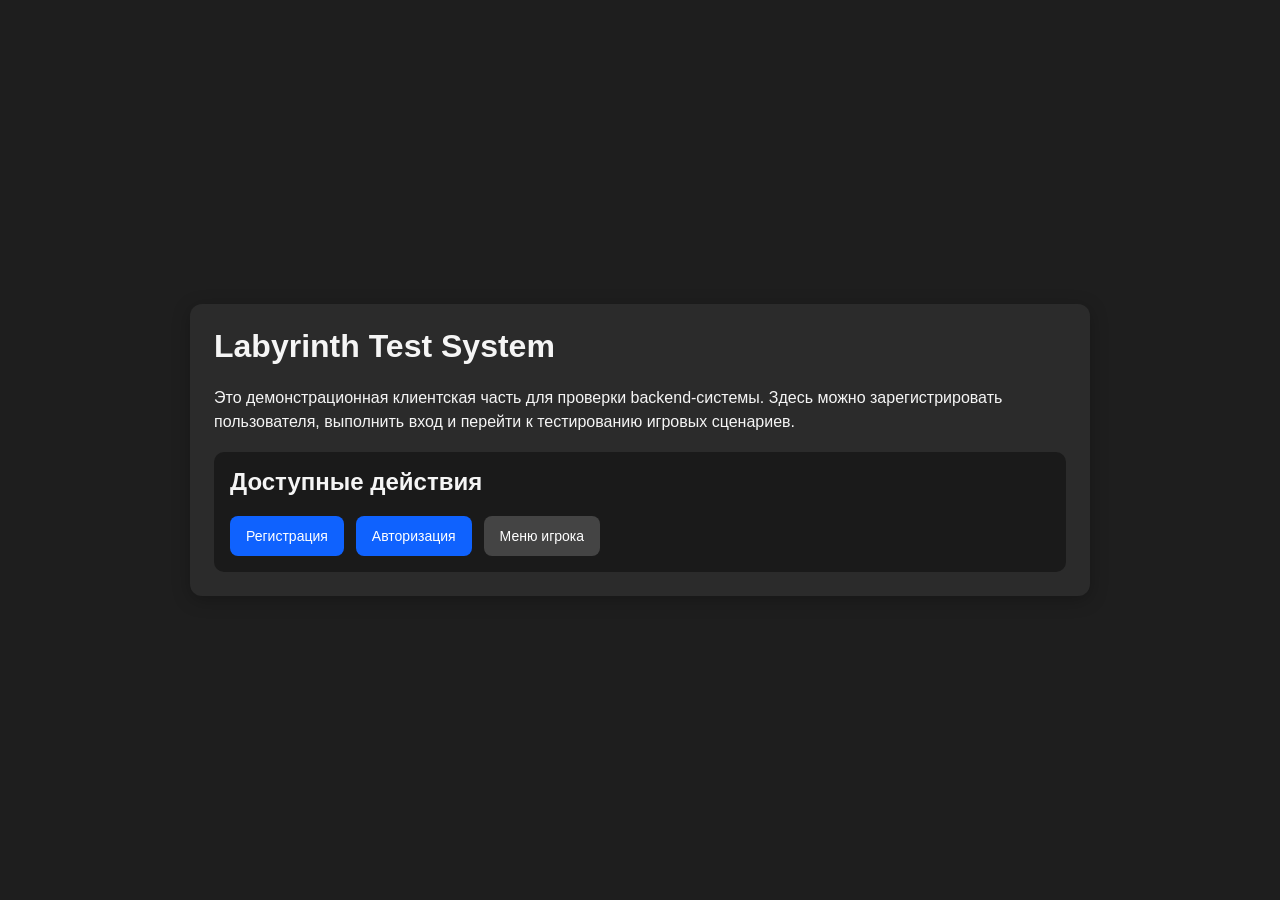
<file: project_root/test_system/index.html>
<!DOCTYPE html>
<html lang="ru">
<head>
    <meta charset="UTF-8">
    <meta name="viewport" content="width=device-width, initial-scale=1.0">
    <title>Labyrinth Test System</title>
    <link rel="stylesheet" href="styles.css">
</head>
<body>
<div class="page">
    <div class="container">
        <h1>Labyrinth Test System</h1>
        <p>
            Это демонстрационная клиентская часть для проверки backend-системы.
            Здесь можно зарегистрировать пользователя, выполнить вход и перейти к
            тестированию игровых сценариев.
        </p>

        <div class="card">
            <h2>Доступные действия</h2>
            <div class="actions">
                <a class="button-link" href="register.html">Регистрация</a>
                <a class="button-link" href="login.html">Авторизация</a>
                <a class="button-link button-secondary" href="menu.html">Меню игрока</a>
            </div>
        </div>
    </div>
</div>
<script src="app.js"></script>
</body>
</html>
</file>
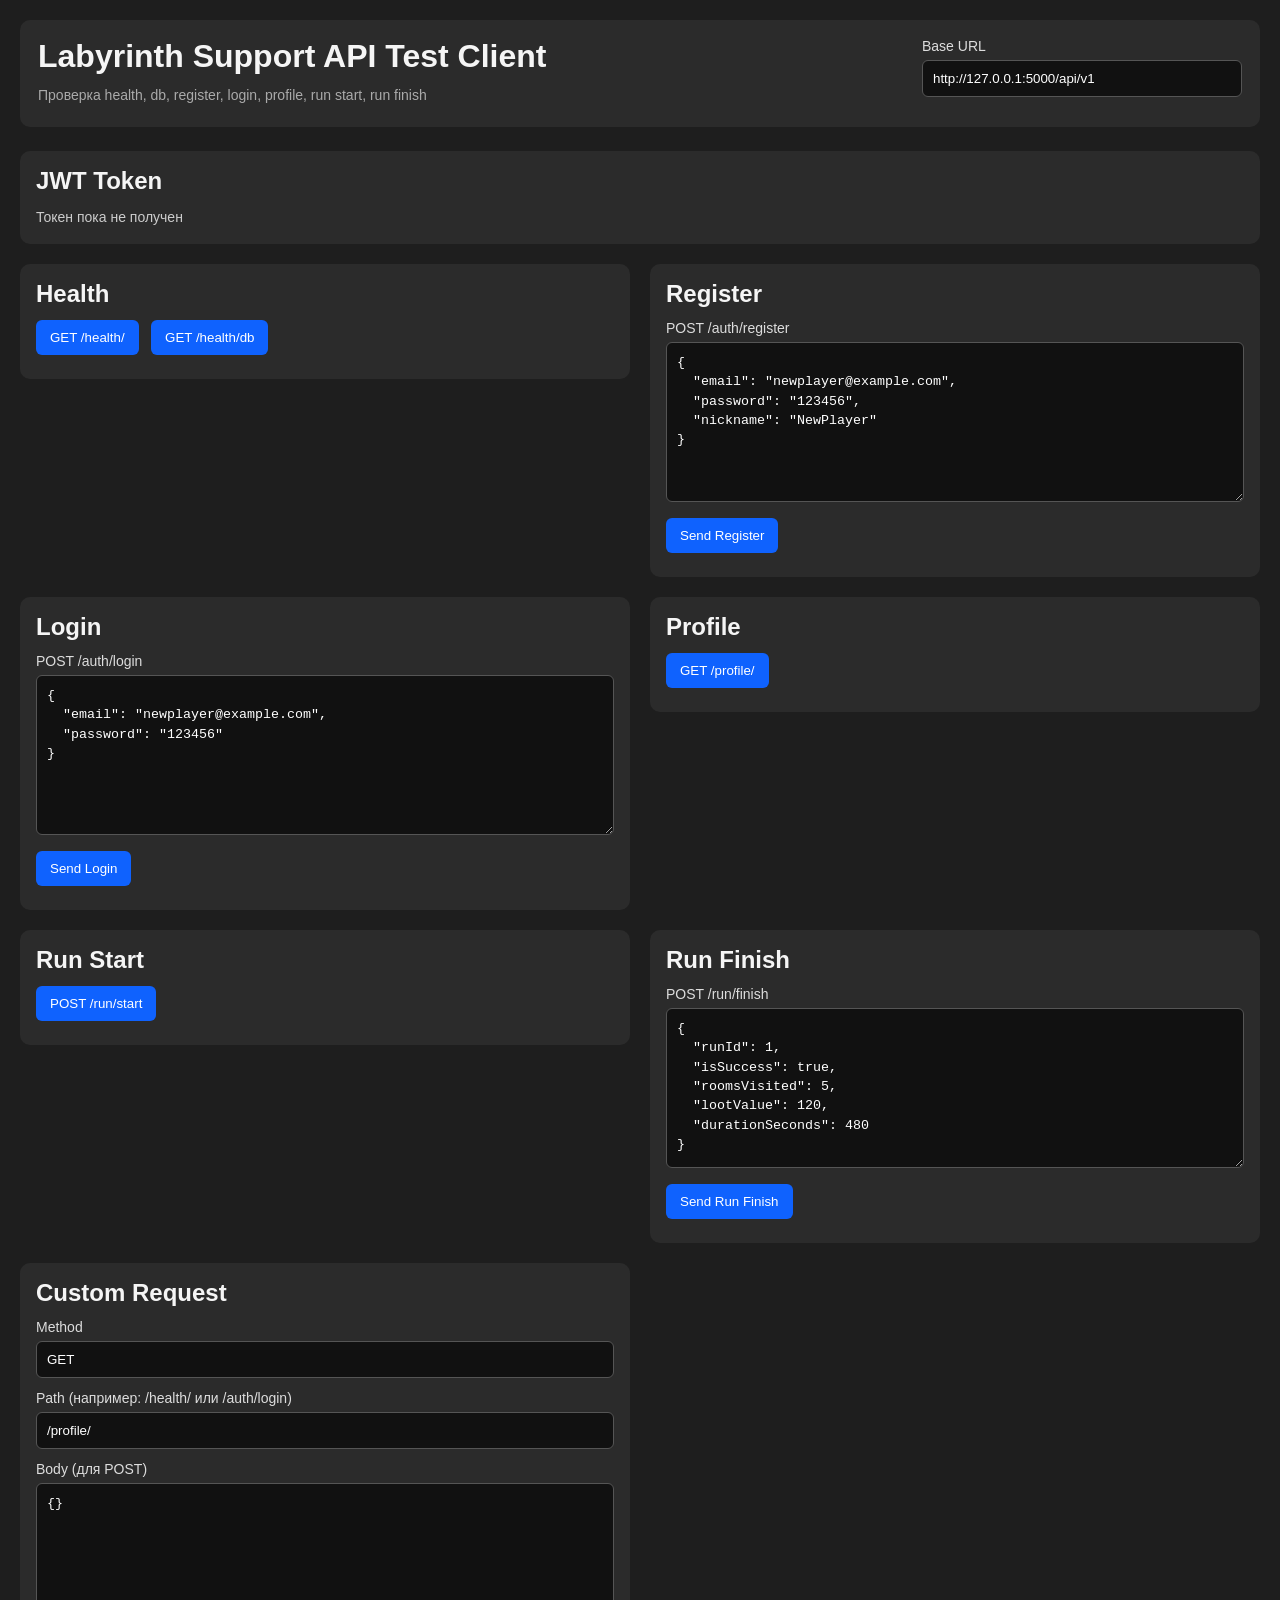
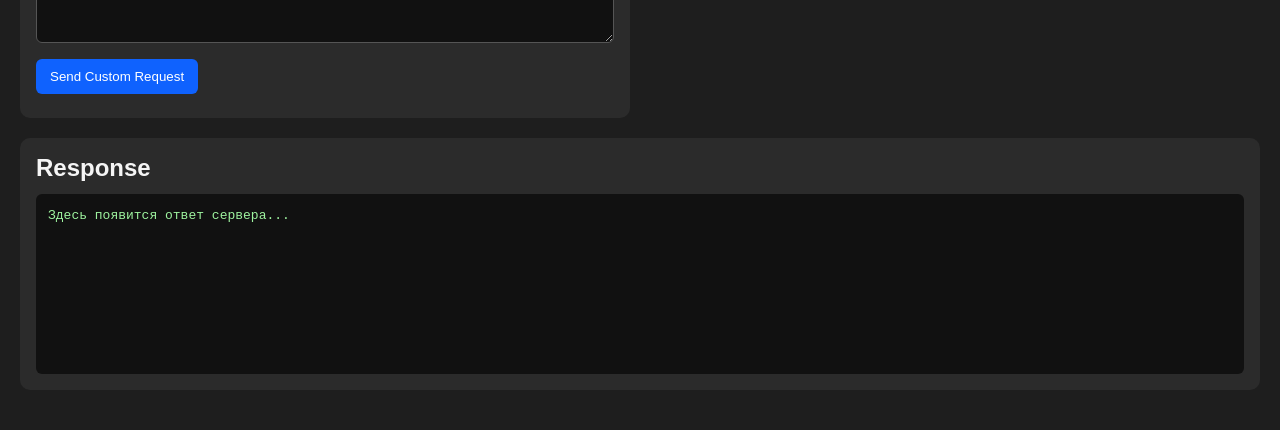
<file: project_root/test_client.html>
<!DOCTYPE html>
<html lang="ru">
<head>
    <meta charset="UTF-8" />
    <meta name="viewport" content="width=device-width, initial-scale=1" />
    <title>Labyrinth Support API Test Client</title>
    <style>
        * {
            box-sizing: border-box;
        }

        body {
            margin: 0;
            padding: 20px;
            font-family: Arial, sans-serif;
            background: #1e1e1e;
            color: #f5f5f5;
        }

        h1, h2 {
            margin: 0 0 12px 0;
        }

        .container {
            max-width: 1280px;
            margin: 0 auto;
        }

        .topbar {
            display: flex;
            justify-content: space-between;
            align-items: flex-start;
            gap: 20px;
            margin-bottom: 24px;
            padding: 18px;
            background: #2b2b2b;
            border-radius: 10px;
        }

        .topbar-left {
            flex: 1;
            min-width: 0;
        }

        .topbar-right {
            width: 320px;
            flex-shrink: 0;
        }

        .muted {
            color: #aaa;
            font-size: 14px;
        }

        label {
            display: block;
            margin-bottom: 6px;
            font-size: 14px;
            color: #ddd;
        }

        input, textarea {
            width: 100%;
            margin-bottom: 12px;
            padding: 10px;
            border: 1px solid #555;
            border-radius: 6px;
            background: #111;
            color: #fff;
        }

        textarea {
            min-height: 160px;
            resize: vertical;
            font-family: Consolas, monospace;
            line-height: 1.45;
        }

        button {
            background: #0f62fe;
            color: white;
            border: none;
            border-radius: 6px;
            padding: 10px 14px;
            cursor: pointer;
            margin-right: 8px;
            margin-bottom: 8px;
            transition: background 0.15s ease;
        }

        button:hover {
            background: #0353e9;
        }

        .token-card,
        .response-card {
            margin-bottom: 20px;
        }

        .grid {
            display: grid;
            grid-template-columns: repeat(2, minmax(0, 1fr));
            gap: 20px;
            align-items: start;
        }

        .card {
            background: #2b2b2b;
            border-radius: 10px;
            padding: 16px;
            min-width: 0;
            overflow: hidden;
        }

        .card.full {
            grid-column: 1 / -1;
        }

        .token-box {
            font-size: 14px;
            color: #ccc;
            word-break: break-word;
            line-height: 1.5;
        }

        pre {
            background: #111;
            color: #9ef39f;
            padding: 12px;
            border-radius: 6px;
            overflow: auto;
            min-height: 180px;
            margin: 0;
            white-space: pre-wrap;
            word-break: break-word;
            line-height: 1.5;
        }

        @media (max-width: 900px) {
            .topbar {
                flex-direction: column;
            }

            .topbar-right {
                width: 100%;
            }

            .grid {
                grid-template-columns: 1fr;
            }

            .card.full {
                grid-column: auto;
            }
        }
    </style>
</head>
<body>
<div class="container">
    <div class="topbar">
        <div class="topbar-left">
            <h1>Labyrinth Support API Test Client</h1>
            <div class="muted">Проверка health, db, register, login, profile, run start, run finish</div>
        </div>

        <div class="topbar-right">
            <label for="baseUrl">Base URL</label>
            <input id="baseUrl" value="http://127.0.0.1:5000/api/v1" />
        </div>
    </div>

    <div class="card token-card">
        <h2>JWT Token</h2>
        <div id="tokenBox" class="token-box">Токен пока не получен</div>
    </div>

    <div class="grid">
        <div class="card">
            <h2>Health</h2>
            <button onclick="sendHealth()">GET /health/</button>
            <button onclick="sendDbHealth()">GET /health/db</button>
        </div>

        <div class="card">
            <h2>Register</h2>
            <label for="registerBody">POST /auth/register</label>
            <textarea id="registerBody">{
  "email": "newplayer@example.com",
  "password": "123456",
  "nickname": "NewPlayer"
}</textarea>
            <button onclick="sendRegister()">Send Register</button>
        </div>

        <div class="card">
            <h2>Login</h2>
            <label for="loginBody">POST /auth/login</label>
            <textarea id="loginBody">{
  "email": "newplayer@example.com",
  "password": "123456"
}</textarea>
            <button onclick="sendLogin()">Send Login</button>
        </div>

        <div class="card">
            <h2>Profile</h2>
            <button onclick="sendProfile()">GET /profile/</button>
        </div>

        <div class="card">
            <h2>Run Start</h2>
            <button onclick="sendRunStart()">POST /run/start</button>
        </div>

        <div class="card">
            <h2>Run Finish</h2>
            <label for="runFinishBody">POST /run/finish</label>
            <textarea id="runFinishBody">{
  "runId": 1,
  "isSuccess": true,
  "roomsVisited": 5,
  "lootValue": 120,
  "durationSeconds": 480
}</textarea>
            <button onclick="sendRunFinish()">Send Run Finish</button>
        </div>

        <div class="card">
            <h2>Custom Request</h2>

            <label for="customMethod">Method</label>
            <input id="customMethod" value="GET" />

            <label for="customPath">Path (например: /health/ или /auth/login)</label>
            <input id="customPath" value="/profile/" />

            <label for="customBody">Body (для POST)</label>
            <textarea id="customBody">{}</textarea>

            <button onclick="sendCustom()">Send Custom Request</button>
        </div>

        <div class="card full response-card">
            <h2>Response</h2>
            <pre id="responseBox">Здесь появится ответ сервера...</pre>
        </div>
    </div>
</div>

<script>
    let accessToken = "";
    let currentRunId = null;

    function getBaseUrl() {
        return document.getElementById("baseUrl").value.trim();
    }

    function setResponse(title, status, data) {
        const box = document.getElementById("responseBox");
        box.textContent =
            `${title}\n\nHTTP Status: ${status}\n\n` +
            `${typeof data === "string" ? data : JSON.stringify(data, null, 2)}`;
    }

    function setToken(token) {
        accessToken = token || "";
        const tokenBox = document.getElementById("tokenBox");
        tokenBox.textContent = accessToken || "Токен пока не получен";
    }

    async function apiRequest(method, path, body = null, withAuth = false) {
        const url = getBaseUrl() + path;

        const headers = {
            "Content-Type": "application/json"
        };

        if (withAuth && accessToken) {
            headers["Authorization"] = `Bearer ${accessToken}`;
        }

        const options = {
            method,
            headers
        };

        if (body !== null) {
            options.body = JSON.stringify(body);
        }

        const response = await fetch(url, options);

        let data;
        try {
            data = await response.json();
        } catch (e) {
            data = await response.text();
        }

        return {
            status: response.status,
            data
        };
    }

    async function sendHealth() {
        try {
            const result = await apiRequest("GET", "/health/");
            setResponse("GET /health/", result.status, result.data);
        } catch (error) {
            setResponse("GET /health/", 0, String(error));
        }
    }

    async function sendDbHealth() {
        try {
            const result = await apiRequest("GET", "/health/db");
            setResponse("GET /health/db", result.status, result.data);
        } catch (error) {
            setResponse("GET /health/db", 0, String(error));
        }
    }

    async function sendRegister() {
        try {
            const body = JSON.parse(document.getElementById("registerBody").value);
            const result = await apiRequest("POST", "/auth/register", body);
            setResponse("POST /auth/register", result.status, result.data);
        } catch (error) {
            setResponse("POST /auth/register", 0, String(error));
        }
    }

    async function sendLogin() {
        try {
            const body = JSON.parse(document.getElementById("loginBody").value);
            const result = await apiRequest("POST", "/auth/login", body);

            if (result.data && result.data.ok && result.data.data && result.data.data.accessToken) {
                setToken(result.data.data.accessToken);
            }

            setResponse("POST /auth/login", result.status, result.data);
        } catch (error) {
            setResponse("POST /auth/login", 0, String(error));
        }
    }

    async function sendProfile() {
        try {
            const result = await apiRequest("GET", "/profile/", null, true);
            setResponse("GET /profile/", result.status, result.data);
        } catch (error) {
            setResponse("GET /profile/", 0, String(error));
        }
    }

    async function sendRunStart() {
        try {
            const result = await apiRequest("POST", "/run/start", {}, true);

            if (result.data && result.data.ok && result.data.data && result.data.data.runId) {
                currentRunId = result.data.data.runId;

                const runFinishBody = document.getElementById("runFinishBody");
                let parsed = JSON.parse(runFinishBody.value);
                parsed.runId = currentRunId;
                runFinishBody.value = JSON.stringify(parsed, null, 2);
            }

            setResponse("POST /run/start", result.status, result.data);
        } catch (error) {
            setResponse("POST /run/start", 0, String(error));
        }
    }

    async function sendRunFinish() {
        try {
            const body = JSON.parse(document.getElementById("runFinishBody").value);
            const result = await apiRequest("POST", "/run/finish", body, true);
            setResponse("POST /run/finish", result.status, result.data);
        } catch (error) {
            setResponse("POST /run/finish", 0, String(error));
        }
    }

    async function sendCustom() {
        try {
            const method = document.getElementById("customMethod").value.trim().toUpperCase();
            const path = document.getElementById("customPath").value.trim();
            const rawBody = document.getElementById("customBody").value.trim();

            let body = null;
            if (method !== "GET" && rawBody) {
                body = JSON.parse(rawBody);
            }

            const result = await apiRequest(method, path, body, true);
            setResponse(`${method} ${path}`, result.status, result.data);
        } catch (error) {
            setResponse("Custom Request", 0, String(error));
        }
    }
</script>
</body>
</html>
</file>
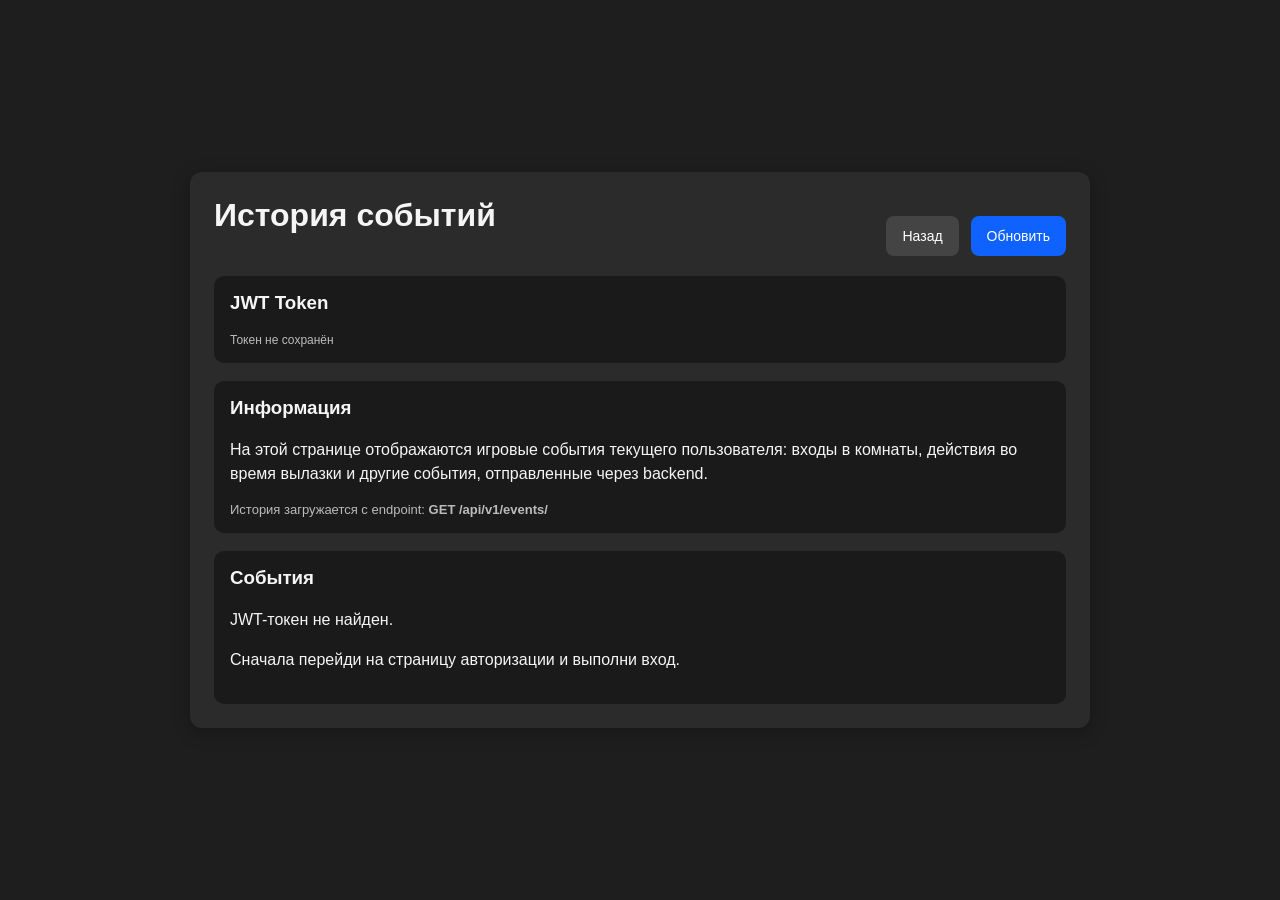
<file: project_root/test_system/history.html>
<!DOCTYPE html>
<html lang="ru">
<head>
    <meta charset="UTF-8">
    <meta name="viewport" content="width=device-width, initial-scale=1.0">
    <title>История событий</title>
    <link rel="stylesheet" href="styles.css">
    <style>
        .history-table {
            width: 100%;
            border-collapse: collapse;
            margin-top: 8px;
        }

        .history-table th,
        .history-table td {
            text-align: left;
            padding: 12px 14px;
            border-bottom: 1px solid #333;
            vertical-align: top;
        }

        .history-table th {
            color: #fff;
            background: #111;
        }

        .history-table tr:nth-child(even) {
            background: #171717;
        }

        .history-table tr:nth-child(odd) {
            background: #1f1f1f;
        }

        .payload-box {
            white-space: pre-wrap;
            word-break: break-word;
            font-family: Consolas, monospace;
            font-size: 12px;
            color: #9ef39f;
            background: #111;
            padding: 10px;
            border-radius: 6px;
            margin: 0;
        }

        .small-note {
            color: #bbb;
            font-size: 13px;
            margin-top: 6px;
        }
    </style>
</head>
<body>
<div class="page">
    <div class="container">
        <div class="navbar">
            <h1>История событий</h1>
            <div class="actions">
                <a class="button-link button-secondary" href="menu.html">Назад</a>
                <button id="refreshBtn">Обновить</button>
            </div>
        </div>

        <div class="card">
            <h3>JWT Token</h3>
            <div id="tokenBox" class="token-box">Токен не сохранён</div>
        </div>

        <div class="card">
            <h3>Информация</h3>
            <p>
                На этой странице отображаются игровые события текущего пользователя:
                входы в комнаты, действия во время вылазки и другие события,
                отправленные через backend.
            </p>
            <div class="small-note">
                История загружается с endpoint: <strong>GET /api/v1/events/</strong>
            </div>
        </div>

        <div class="card">
            <h3>События</h3>
            <div id="historyBox">Загрузка...</div>
        </div>
    </div>
</div>

<script src="app.js"></script>
<script>
function renderUnauthorizedMessage(res) {
    document.getElementById("historyBox").innerHTML = `
        <p>Не удалось загрузить историю событий.</p>
        <p>Скорее всего, токен отсутствует или истёк. Выполни вход заново через страницу авторизации.</p>
        <pre class="payload-box">${JSON.stringify(res.data, null, 2)}</pre>
    `;
}

async function loadHistory() {
    renderToken("tokenBox");

    const token = getToken();
    if (!token) {
        document.getElementById("historyBox").innerHTML = `
            <p>JWT-токен не найден.</p>
            <p>Сначала перейди на страницу авторизации и выполни вход.</p>
        `;
        return;
    }

    const res = await apiRequest("/events/", "GET", null, true);

    if (!res.data || !res.data.ok) {
        renderUnauthorizedMessage(res);
        return;
    }

    const items = res.data.data.items || [];

    if (items.length === 0) {
        document.getElementById("historyBox").innerHTML = "<p>Событий пока нет.</p>";
        return;
    }

    let html = `
        <table class="history-table">
            <thead>
                <tr>
                    <th>ID</th>
                    <th>runId</th>
                    <th>Тип события</th>
                    <th>Payload</th>
                    <th>Дата</th>
                </tr>
            </thead>
            <tbody>
    `;

    items.forEach(item => {
        html += `
            <tr>
                <td>${item.id ?? "—"}</td>
                <td>${item.runId ?? "—"}</td>
                <td>${item.eventType ?? "—"}</td>
                <td><pre class="payload-box">${JSON.stringify(item.payload ?? {}, null, 2)}</pre></td>
                <td>${item.createdAt ?? "—"}</td>
            </tr>
        `;
    });

    html += `
            </tbody>
        </table>
    `;

    document.getElementById("historyBox").innerHTML = html;
}

document.getElementById("refreshBtn").onclick = loadHistory;
loadHistory();
</script>
</body>
</html>
</file>
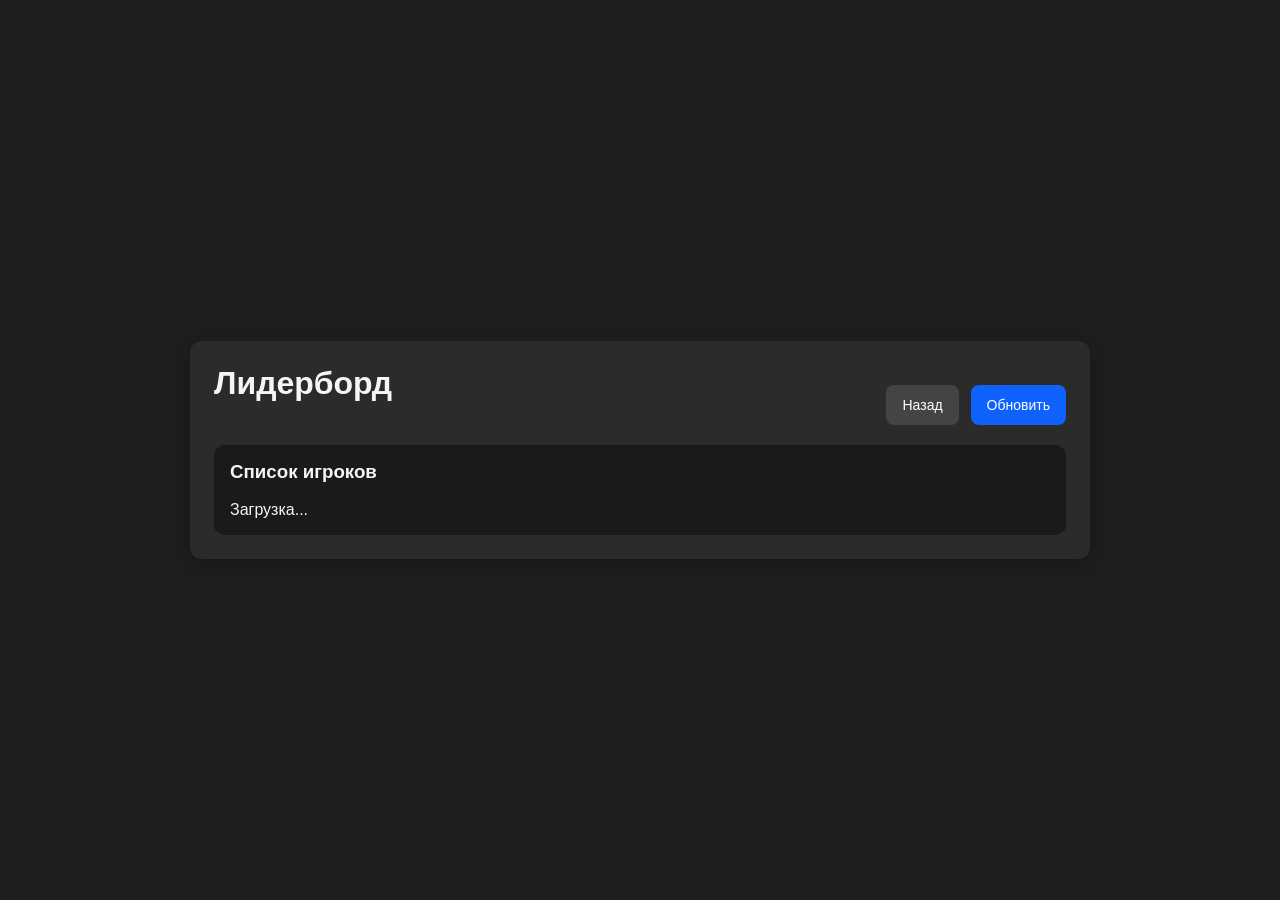
<file: project_root/test_system/leaderboard.html>
<!DOCTYPE html>
<html lang="ru">
<head>
    <meta charset="UTF-8">
    <title>Лидерборд</title>
    <link rel="stylesheet" href="styles.css">
    <style>
        .leaderboard-table {
            width: 100%;
            border-collapse: collapse;
            margin-top: 8px;
        }

        .leaderboard-table th,
        .leaderboard-table td {
            text-align: left;
            padding: 12px 14px;
            border-bottom: 1px solid #333;
        }

        .leaderboard-table th {
            color: #fff;
            background: #111;
        }

        .leaderboard-table tr:nth-child(even) {
            background: #171717;
        }

        .leaderboard-table tr:nth-child(odd) {
            background: #1f1f1f;
        }
    </style>
</head>
<body>
<div class="page">
    <div class="container">
        <div class="navbar">
            <h1>Лидерборд</h1>
            <div class="actions">
                <a class="button-link button-secondary" href="menu.html">Назад</a>
                <button id="refreshBtn">Обновить</button>
            </div>
        </div>

        <div class="card">
            <h3>Список игроков</h3>
            <div id="leaderboardBox">Загрузка...</div>
        </div>
    </div>
</div>

<script src="app.js"></script>
<script>
async function loadLeaderboard() {
    const res = await apiRequest("/leaderboard/", "GET", null, true);

    if (!res.data.ok) {
        document.getElementById("leaderboardBox").innerHTML = "<p>Не удалось загрузить лидерборд</p>";
        return;
    }

    const items = res.data.data.items;

    let html = `
        <table class="leaderboard-table">
            <thead>
                <tr>
                    <th>Место</th>
                    <th>Ник</th>
                    <th>Очки</th>
                    <th>Вылазок</th>
                    <th>Успешных</th>
                </tr>
            </thead>
            <tbody>
    `;

    items.forEach(i => {
        html += `
            <tr>
                <td>${i.rank}</td>
                <td>${i.nickname}</td>
                <td>${i.score}</td>
                <td>${i.runsCount ?? 0}</td>
                <td>${i.winsCount ?? 0}</td>
            </tr>
        `;
    });

    html += `
            </tbody>
        </table>
    `;

    document.getElementById("leaderboardBox").innerHTML = html;
}

document.getElementById("refreshBtn").onclick = loadLeaderboard;
loadLeaderboard();
</script>
</body>
</html>
</file>
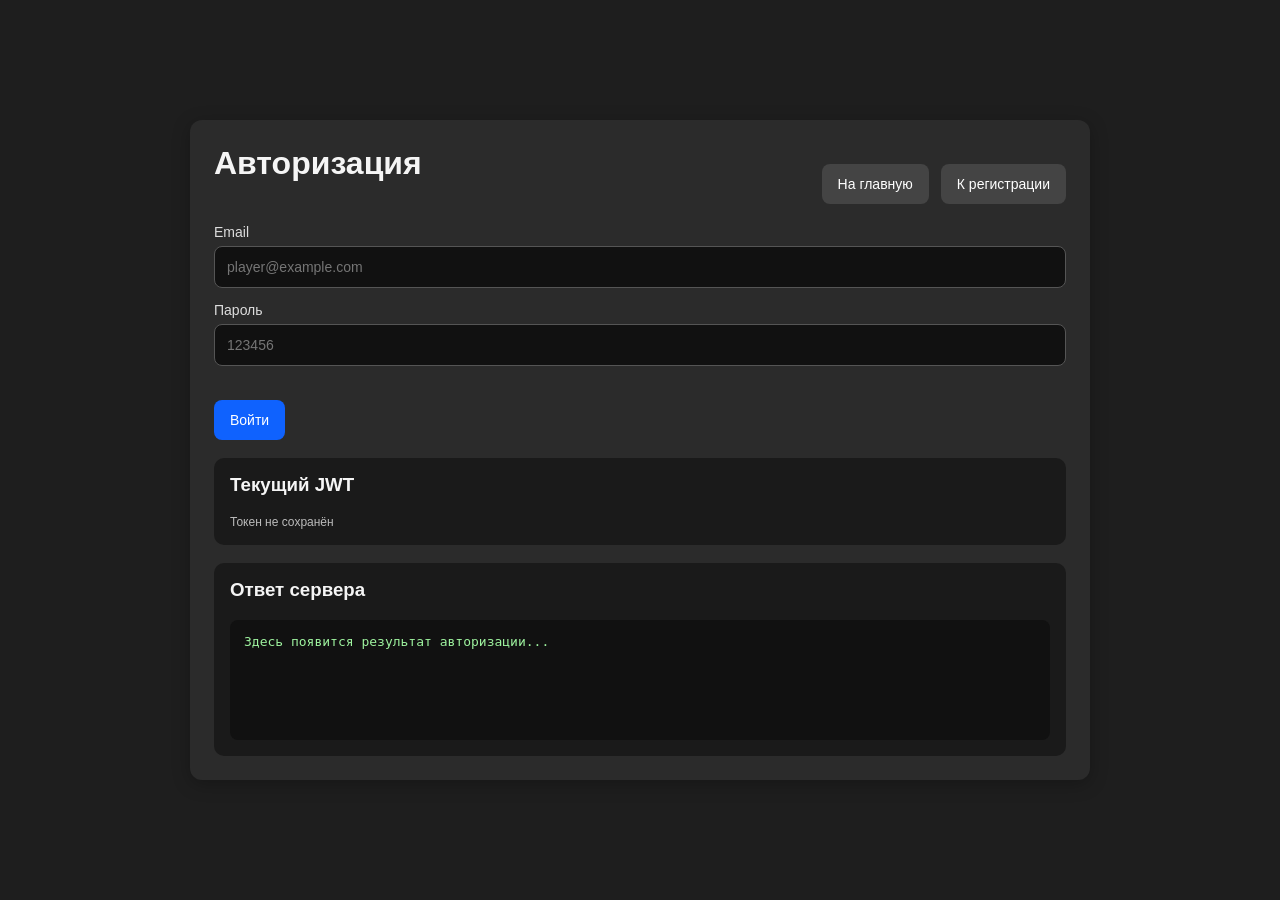
<file: project_root/test_system/login.html>
<!DOCTYPE html>
<html lang="ru">
<head>
    <meta charset="UTF-8">
    <meta name="viewport" content="width=device-width, initial-scale=1.0">
    <title>Авторизация</title>
    <link rel="stylesheet" href="styles.css">
</head>
<body>
<div class="page">
    <div class="container">
        <div class="navbar">
            <h1>Авторизация</h1>
            <div class="actions">
                <a class="button-link button-secondary" href="index.html">На главную</a>
                <a class="button-link button-secondary" href="register.html">К регистрации</a>
            </div>
        </div>

        <label for="email">Email</label>
        <input id="email" type="email" placeholder="player@example.com">

        <label for="password">Пароль</label>
        <input id="password" type="password" placeholder="123456">

        <div class="actions">
            <button id="loginBtn">Войти</button>
        </div>

        <div class="card">
            <h3>Текущий JWT</h3>
            <div id="tokenBox" class="token-box">Токен не сохранён</div>
        </div>

        <div class="card">
            <h3>Ответ сервера</h3>
            <pre id="responseBox">Здесь появится результат авторизации...</pre>
        </div>
    </div>
</div>

<script src="app.js"></script>
<script>
renderToken("tokenBox");

document.getElementById("loginBtn").addEventListener("click", async () => {
    const body = {
        email: document.getElementById("email").value.trim(),
        password: document.getElementById("password").value
    };

    const result = await apiRequest("/auth/login", "POST", body, false);

    if (result.data && result.data.ok && result.data.data && result.data.data.accessToken) {
        saveToken(result.data.data.accessToken);
        renderToken("tokenBox");
    }

    renderResponse("responseBox", "POST /auth/login", result);
});
</script>
</body>
</html>
</file>
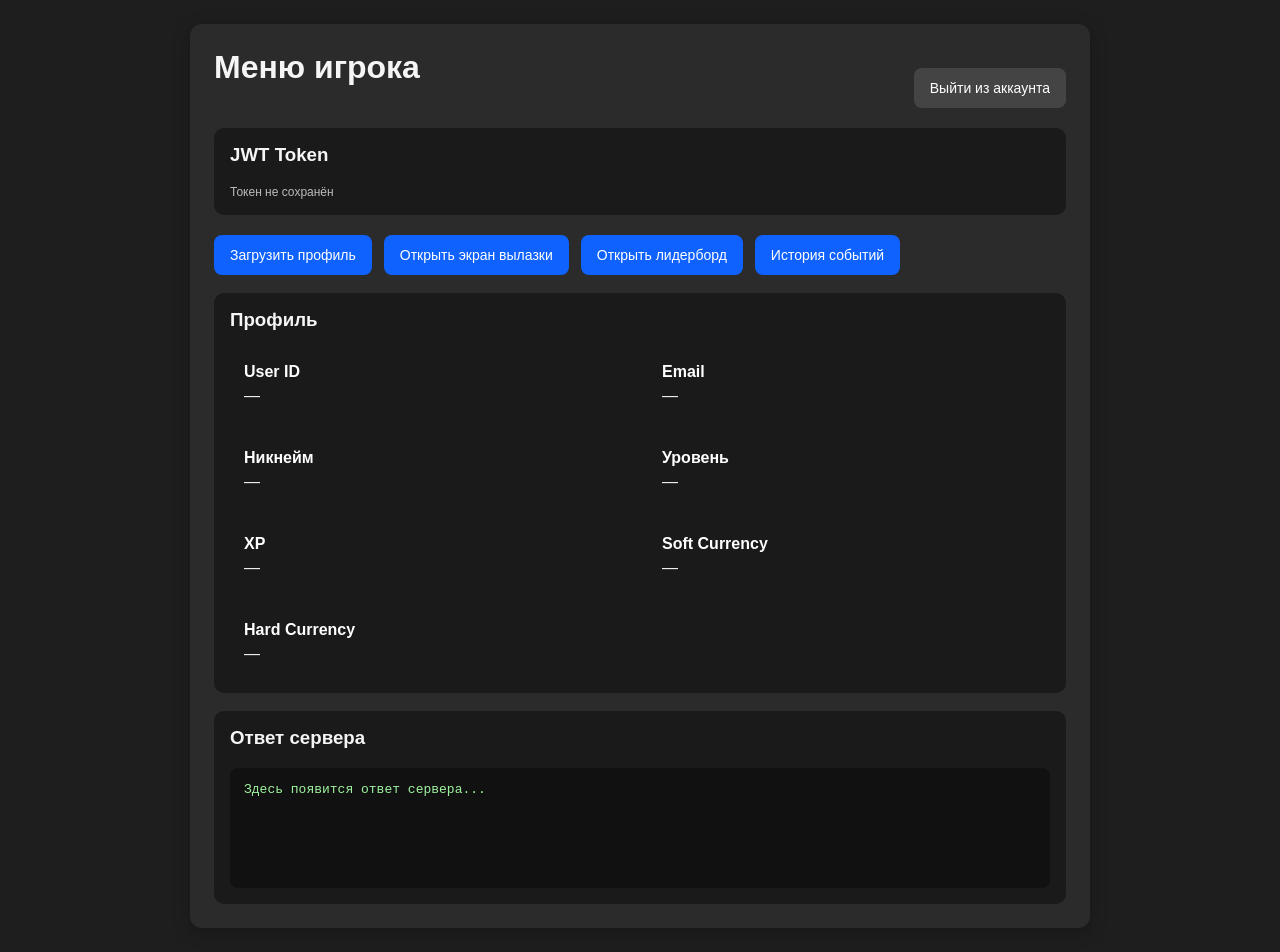
<file: project_root/test_system/menu.html>
<!DOCTYPE html>
<html lang="ru">
<head>
    <meta charset="UTF-8">
    <meta name="viewport" content="width=device-width, initial-scale=1.0">
    <title>Меню игрока</title>
    <link rel="stylesheet" href="styles.css">
</head>
<body>
<div class="page">
    <div class="container">
        <div class="navbar">
            <h1>Меню игрока</h1>
            <div class="actions">
                <button class="button-secondary" onclick="logout()">Выйти из аккаунта</button>
            </div>
        </div>

        <div class="card">
            <h3>JWT Token</h3>
            <div id="tokenBox" class="token-box">Токен не сохранён</div>
        </div>

        <div class="actions">
            <button id="loadProfileBtn">Загрузить профиль</button>
            <a class="button-link" href="run.html">Открыть экран вылазки</a>
            <a class="button-link" href="leaderboard.html">Открыть лидерборд</a>
            <a class="button-link" href="history.html">История событий</a>
        </div>

        <div class="card">
            <h3>Профиль</h3>
            <div class="info-grid">
                <div class="info-item">
                    <strong>User ID</strong>
                    <span id="userId">—</span>
                </div>
                <div class="info-item">
                    <strong>Email</strong>
                    <span id="email">—</span>
                </div>
                <div class="info-item">
                    <strong>Никнейм</strong>
                    <span id="nickname">—</span>
                </div>
                <div class="info-item">
                    <strong>Уровень</strong>
                    <span id="level">—</span>
                </div>
                <div class="info-item">
                    <strong>XP</strong>
                    <span id="xp">—</span>
                </div>
                <div class="info-item">
                    <strong>Soft Currency</strong>
                    <span id="softCurrency">—</span>
                </div>
                <div class="info-item">
                    <strong>Hard Currency</strong>
                    <span id="hardCurrency">—</span>
                </div>
            </div>
        </div>

        <div class="card">
            <h3>Ответ сервера</h3>
            <pre id="responseBox">Здесь появится ответ сервера...</pre>
        </div>
    </div>
</div>

<script src="app.js"></script>
<script>
renderToken("tokenBox");

document.getElementById("loadProfileBtn").addEventListener("click", async () => {
    const result = await apiRequest("/profile/", "GET", null, true);
    renderResponse("responseBox", "GET /profile/", result);

    if (result.data && result.data.ok && result.data.data) {
        const profile = result.data.data;
        document.getElementById("userId").textContent = profile.userId ?? "—";
        document.getElementById("email").textContent = profile.email ?? "—";
        document.getElementById("nickname").textContent = profile.nickname ?? "—";
        document.getElementById("level").textContent = profile.progress?.level ?? "—";
        document.getElementById("xp").textContent = profile.progress?.xp ?? "—";
        document.getElementById("softCurrency").textContent = profile.progress?.softCurrency ?? "—";
        document.getElementById("hardCurrency").textContent = profile.progress?.hardCurrency ?? "—";
    }
});
</script>
</body>
</html>
</file>
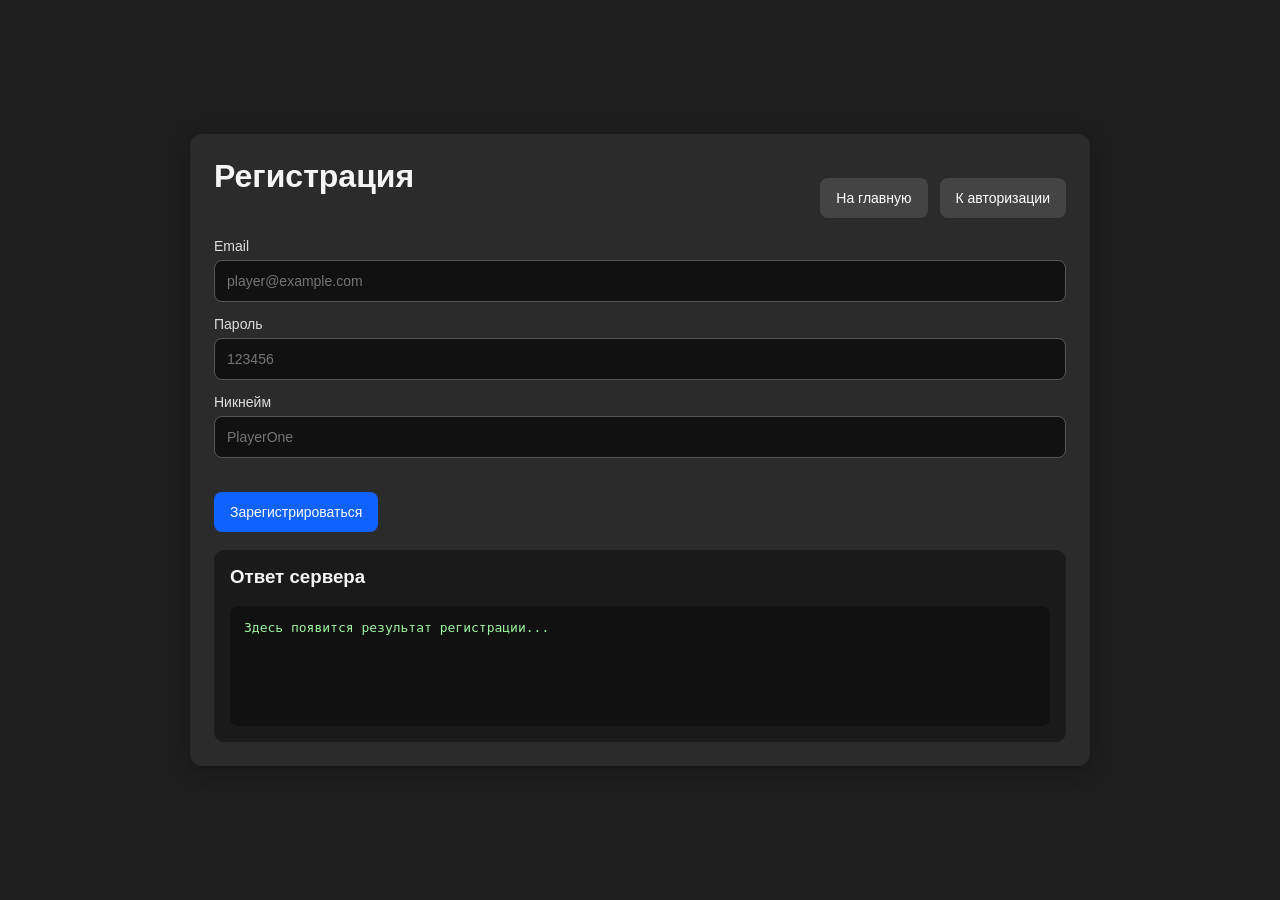
<file: project_root/test_system/register.html>
<!DOCTYPE html>
<html lang="ru">
<head>
    <meta charset="UTF-8">
    <meta name="viewport" content="width=device-width, initial-scale=1.0">
    <title>Регистрация</title>
    <link rel="stylesheet" href="styles.css">
</head>
<body>
<div class="page">
    <div class="container">
        <div class="navbar">
            <h1>Регистрация</h1>
            <div class="actions">
                <a class="button-link button-secondary" href="index.html">На главную</a>
                <a class="button-link button-secondary" href="login.html">К авторизации</a>
            </div>
        </div>

        <label for="email">Email</label>
        <input id="email" type="email" placeholder="player@example.com">

        <label for="password">Пароль</label>
        <input id="password" type="password" placeholder="123456">

        <label for="nickname">Никнейм</label>
        <input id="nickname" type="text" placeholder="PlayerOne">

        <div class="actions">
            <button id="registerBtn">Зарегистрироваться</button>
        </div>

        <div class="card">
            <h3>Ответ сервера</h3>
            <pre id="responseBox">Здесь появится результат регистрации...</pre>
        </div>
    </div>
</div>

<script src="app.js"></script>
<script>
document.getElementById("registerBtn").addEventListener("click", async () => {
    const body = {
        email: document.getElementById("email").value.trim(),
        password: document.getElementById("password").value,
        nickname: document.getElementById("nickname").value.trim()
    };

    const result = await apiRequest("/auth/register", "POST", body, false);
    renderResponse("responseBox", "POST /auth/register", result);
});
</script>
</body>
</html>
</file>
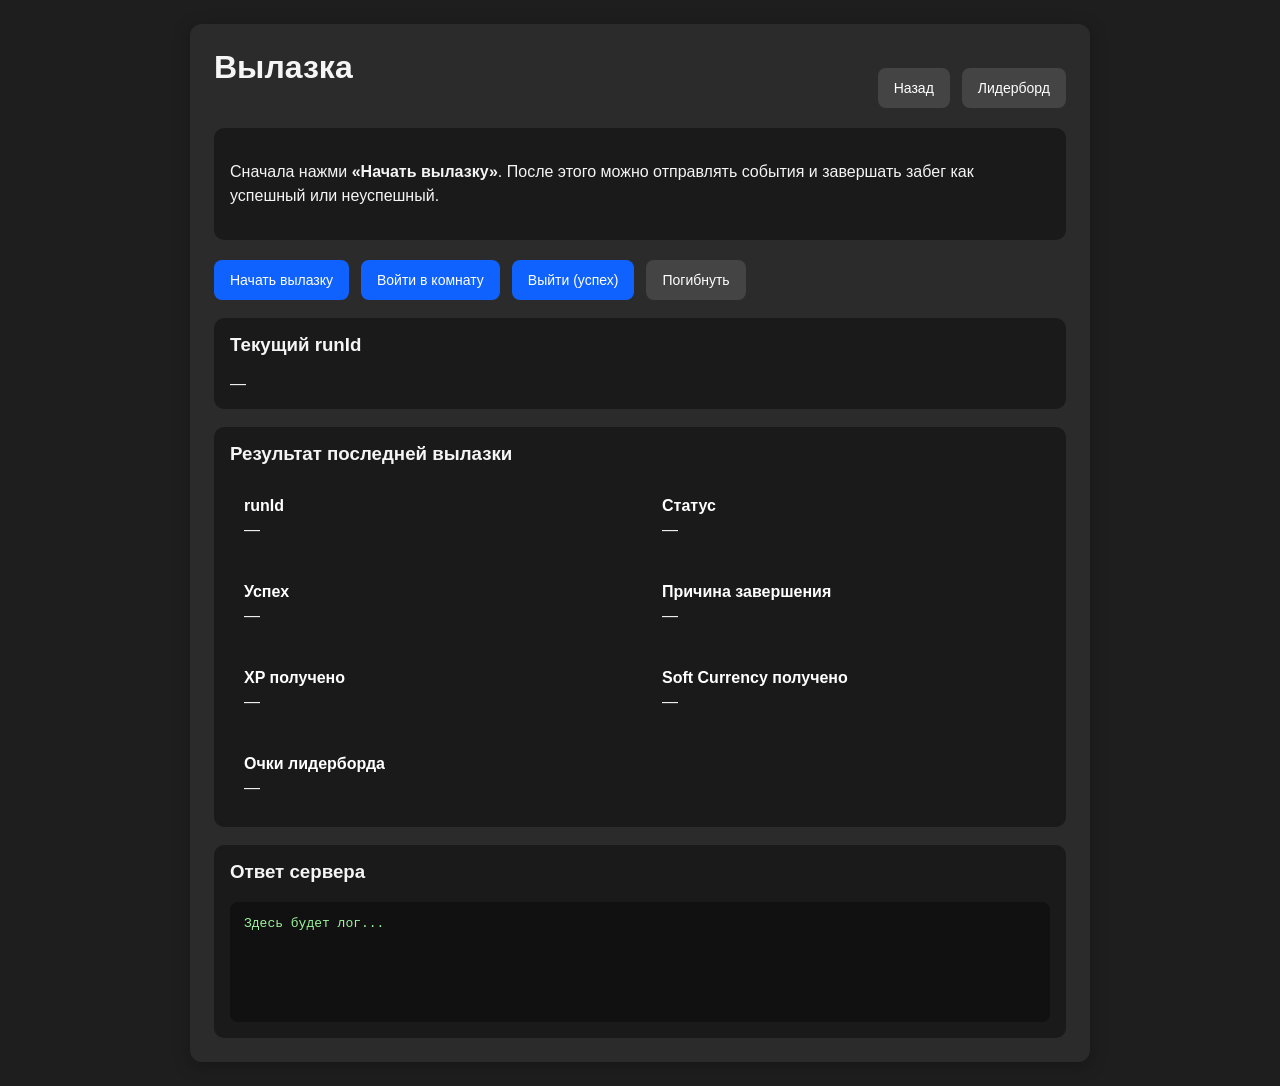
<file: project_root/test_system/run.html>
<!DOCTYPE html>
<html lang="ru">
<head>
    <meta charset="UTF-8">
    <title>Вылазка</title>
    <link rel="stylesheet" href="styles.css">
</head>
<body>
<div class="page">
    <div class="container">
        <div class="navbar">
            <h1>Вылазка</h1>
            <div class="actions">
                <a class="button-link button-secondary" href="menu.html">Назад</a>
                <a class="button-link button-secondary" href="leaderboard.html">Лидерборд</a>
            </div>
        </div>

        <div class="card">
            <p>
                Сначала нажми <strong>«Начать вылазку»</strong>.  
                После этого можно отправлять события и завершать забег как успешный или неуспешный.
            </p>
        </div>

        <div class="actions">
            <button id="startRunBtn">Начать вылазку</button>
            <button id="roomBtn">Войти в комнату</button>
            <button id="finishSuccessBtn">Выйти (успех)</button>
            <button id="finishFailBtn" class="button-secondary">Погибнуть</button>
        </div>

        <div class="card">
            <h3>Текущий runId</h3>
            <div id="runIdBox">—</div>
        </div>

        <div class="card">
            <h3>Результат последней вылазки</h3>
            <div class="info-grid">
                <div class="info-item">
                    <strong>runId</strong>
                    <span id="resultRunId">—</span>
                </div>
                <div class="info-item">
                    <strong>Статус</strong>
                    <span id="resultStatus">—</span>
                </div>
                <div class="info-item">
                    <strong>Успех</strong>
                    <span id="resultSuccess">—</span>
                </div>
                <div class="info-item">
                    <strong>Причина завершения</strong>
                    <span id="resultReason">—</span>
                </div>
                <div class="info-item">
                    <strong>XP получено</strong>
                    <span id="resultXp">—</span>
                </div>
                <div class="info-item">
                    <strong>Soft Currency получено</strong>
                    <span id="resultSoft">—</span>
                </div>
                <div class="info-item">
                    <strong>Очки лидерборда</strong>
                    <span id="resultLeaderboard">—</span>
                </div>
            </div>
        </div>

        <div class="card">
            <h3>Ответ сервера</h3>
            <pre id="responseBox">Здесь будет лог...</pre>
        </div>
    </div>
</div>

<script src="app.js"></script>
<script>
function updateRunIdUI() {
    const runId = getCurrentRunId();
    document.getElementById("runIdBox").textContent = runId || "—";
}

function clearLastRunResultUI() {
    document.getElementById("resultRunId").textContent = "—";
    document.getElementById("resultStatus").textContent = "—";
    document.getElementById("resultSuccess").textContent = "—";
    document.getElementById("resultReason").textContent = "—";
    document.getElementById("resultXp").textContent = "—";
    document.getElementById("resultSoft").textContent = "—";
    document.getElementById("resultLeaderboard").textContent = "—";
}

function renderLastRunResult(data) {
    document.getElementById("resultRunId").textContent = data.runId ?? "—";
    document.getElementById("resultStatus").textContent = data.status ?? "—";
    document.getElementById("resultSuccess").textContent = data.isSuccess ? "Да" : "Нет";
    document.getElementById("resultReason").textContent = data.endedReason ?? "—";
    document.getElementById("resultXp").textContent = data.xpGained ?? 0;
    document.getElementById("resultSoft").textContent = data.softCurrencyGained ?? 0;
    document.getElementById("resultLeaderboard").textContent = data.leaderboardScoreGained ?? 0;
}

updateRunIdUI();
clearLastRunResultUI();

document.getElementById("startRunBtn").onclick = async () => {
    const res = await apiRequest("/run/start", "POST", {}, true);

    if (res.data.ok) {
        saveCurrentRunId(res.data.data.runId);
        updateRunIdUI();
        clearLastRunResultUI();
    }

    renderResponse("responseBox", "POST /run/start", res);
};

document.getElementById("roomBtn").onclick = async () => {
    const runId = getCurrentRunId();

    if (!runId) {
        renderResponse("responseBox", "POST /events/", {
            status: 0,
            data: {
                ok: false,
                error: {
                    code: "NO_ACTIVE_RUN",
                    message: "Сначала начни вылазку"
                }
            }
        });
        return;
    }

    const res = await apiRequest("/events/", "POST", {
        eventType: "room_enter",
        runId: Number(runId),
        payload: {
            roomNumber: Math.floor(Math.random() * 10) + 1,
            roomType: "random_room"
        }
    }, true);

    renderResponse("responseBox", "POST /events/", res);
};

document.getElementById("finishSuccessBtn").onclick = async () => {
    const runId = getCurrentRunId();

    if (!runId) {
        renderResponse("responseBox", "POST /run/finish (success)", {
            status: 0,
            data: {
                ok: false,
                error: {
                    code: "NO_ACTIVE_RUN",
                    message: "Нет активной вылазки"
                }
            }
        });
        return;
    }

    const res = await apiRequest("/run/finish", "POST", {
        runId: Number(runId),
        isSuccess: true,
        roomsVisited: 5,
        lootValue: 150,
        durationSeconds: 300
    }, true);

    if (res.data.ok) {
        renderLastRunResult(res.data.data);
        clearCurrentRunId();
        updateRunIdUI();
    }

    renderResponse("responseBox", "POST /run/finish (success)", res);
};

document.getElementById("finishFailBtn").onclick = async () => {
    const runId = getCurrentRunId();

    if (!runId) {
        renderResponse("responseBox", "POST /run/finish (death)", {
            status: 0,
            data: {
                ok: false,
                error: {
                    code: "NO_ACTIVE_RUN",
                    message: "Нет активной вылазки"
                }
            }
        });
        return;
    }

    const res = await apiRequest("/run/finish", "POST", {
        runId: Number(runId),
        isSuccess: false,
        roomsVisited: 3,
        lootValue: 50,
        durationSeconds: 200
    }, true);

    if (res.data.ok) {
        renderLastRunResult(res.data.data);
        clearCurrentRunId();
        updateRunIdUI();
    }

    renderResponse("responseBox", "POST /run/finish (death)", res);
};
</script>
</body>
</html>
</file>
<file: project_root/test_system/styles.css>
* {
    box-sizing: border-box;
}

body {
    margin: 0;
    font-family: Arial, sans-serif;
    background: #1e1e1e;
    color: #f5f5f5;
}

.page {
    min-height: 100vh;
    display: flex;
    align-items: center;
    justify-content: center;
    padding: 24px;
}

.container {
    width: 100%;
    max-width: 900px;
    background: #2b2b2b;
    border-radius: 12px;
    padding: 24px;
    box-shadow: 0 4px 18px rgba(0, 0, 0, 0.25);
}

h1, h2, h3 {
    margin-top: 0;
}

p {
    line-height: 1.5;
}

.actions {
    display: flex;
    flex-wrap: wrap;
    gap: 12px;
    margin-top: 20px;
}

button, .button-link {
    background: #0f62fe;
    color: #fff;
    border: none;
    border-radius: 8px;
    padding: 12px 16px;
    cursor: pointer;
    text-decoration: none;
    display: inline-block;
    font-size: 14px;
}

button:hover, .button-link:hover {
    background: #0353e9;
}

.button-secondary {
    background: #444;
}

.button-secondary:hover {
    background: #555;
}

label {
    display: block;
    margin-bottom: 6px;
    color: #ddd;
    font-size: 14px;
}

input, textarea {
    width: 100%;
    padding: 12px;
    margin-bottom: 14px;
    border: 1px solid #555;
    border-radius: 8px;
    background: #111;
    color: #fff;
    font-size: 14px;
}

.card {
    background: #1a1a1a;
    border-radius: 10px;
    padding: 16px;
    margin-top: 18px;
}

.row {
    display: grid;
    grid-template-columns: 1fr 1fr;
    gap: 18px;
}

pre {
    background: #111;
    color: #9ef39f;
    padding: 14px;
    border-radius: 8px;
    overflow: auto;
    white-space: pre-wrap;
    word-break: break-word;
    min-height: 120px;
    margin: 0;
}

.navbar {
    display: flex;
    justify-content: space-between;
    align-items: center;
    gap: 16px;
    margin-bottom: 20px;
    flex-wrap: wrap;
}

.token-box {
    font-size: 12px;
    color: #bbb;
    word-break: break-all;
    margin-top: 8px;
}

.info-grid {
    display: grid;
    grid-template-columns: 1fr 1fr;
    gap: 16px;
}

.info-item {
    background: #1a1a1a;
    border-radius: 8px;
    padding: 14px;
}

.info-item strong {
    display: block;
    margin-bottom: 6px;
    color: #fff;
}

@media (max-width: 768px) {
    .row,
    .info-grid {
        grid-template-columns: 1fr;
    }
}
</file>
